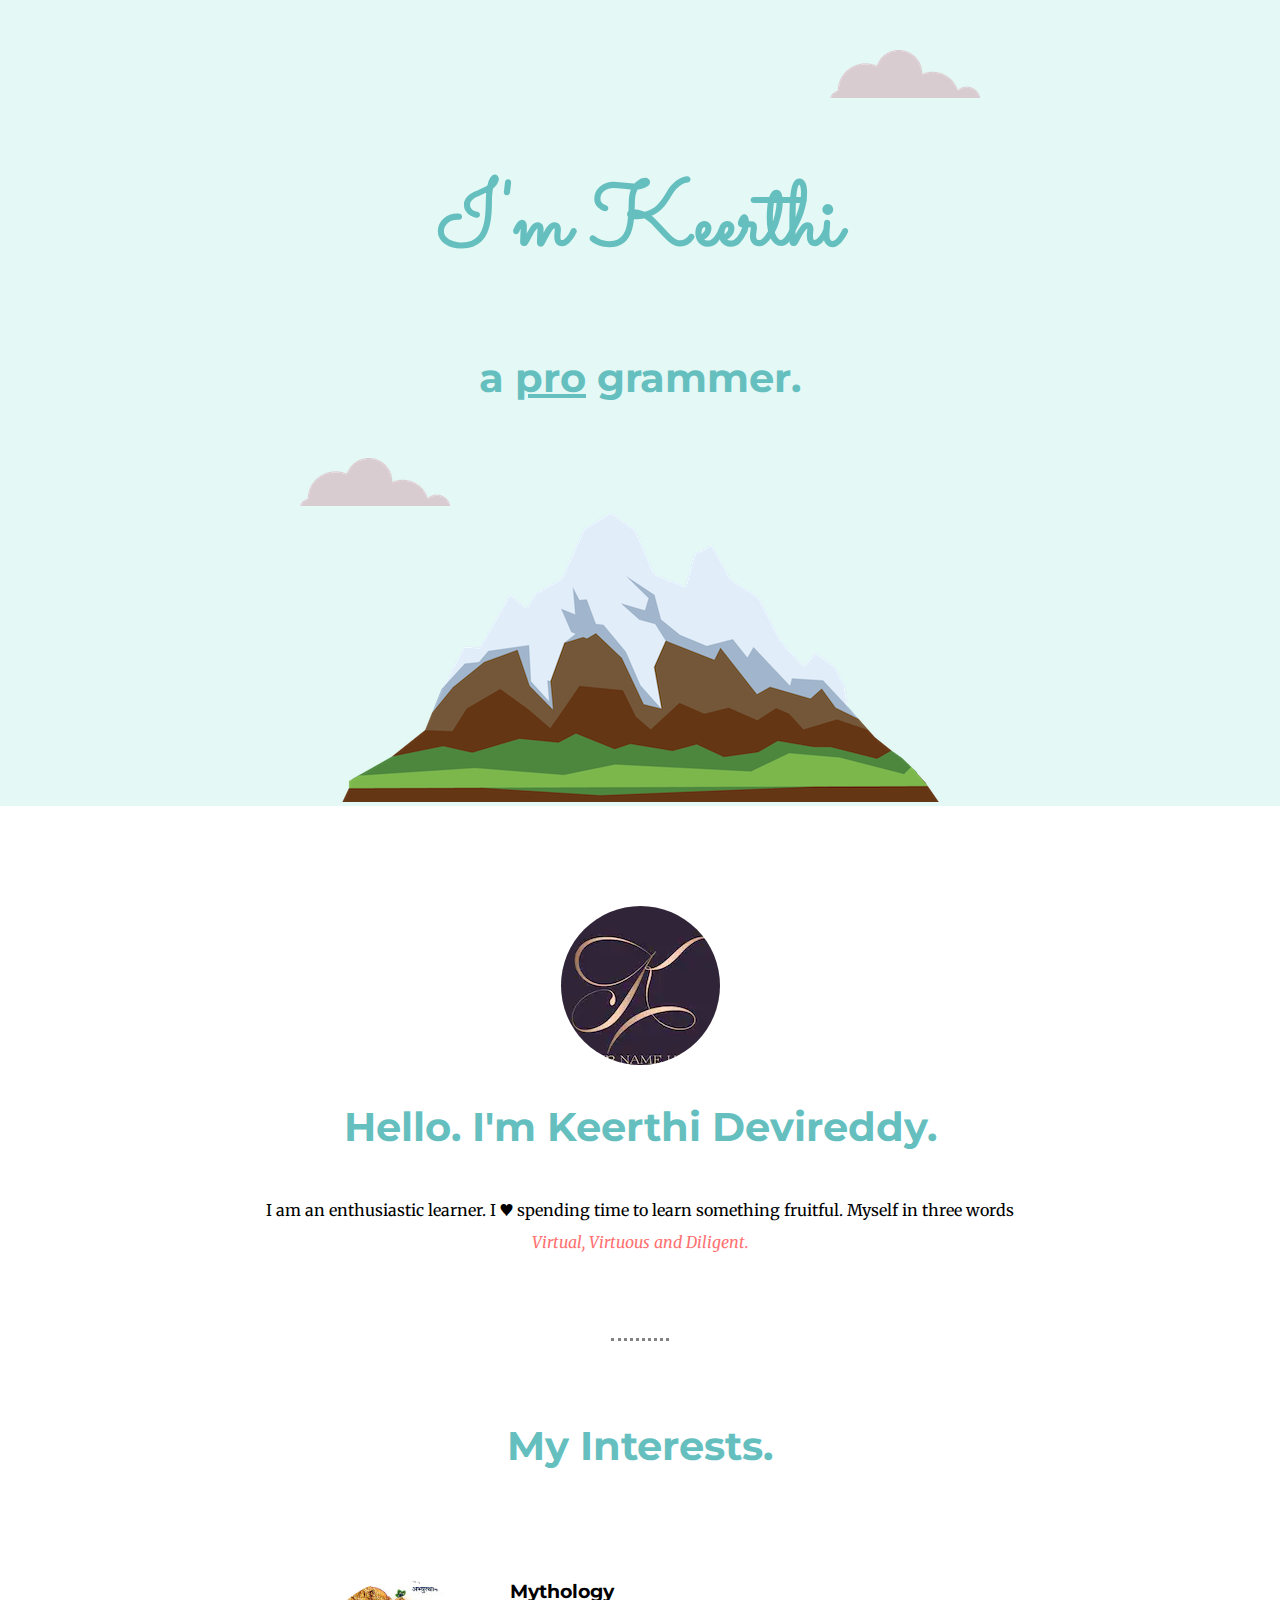
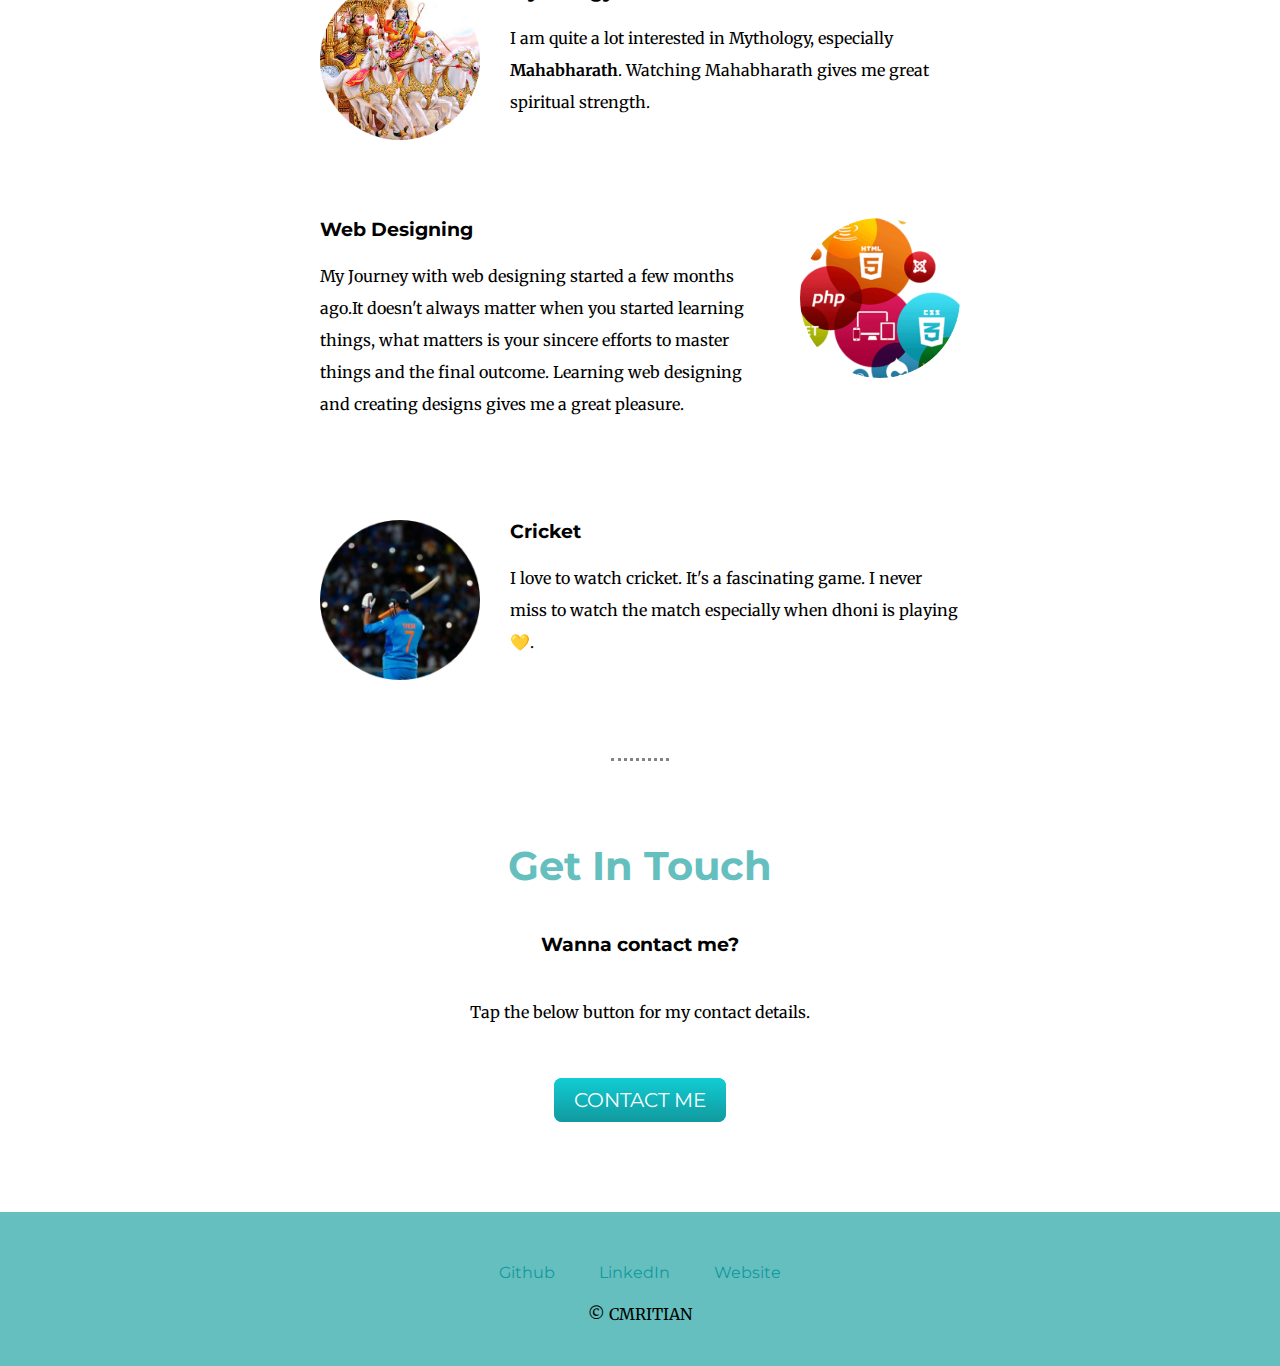
<file: CSS-My Site/index.html>
<!DOCTYPE html>
<html lang="en" dir="ltr">

<head>
  <meta charset="utf-8">
  <title>Keerthi Devireddy</title>
  <link rel="stylesheet" href="css/styles.css">
  <link rel="icon" href="favicon.ico">
  <link rel="stylesheet" href="https://fonts.googleapis.com/css2?family=Merriweather&family=Montserrat&family=Sacramento&display=swap">
</head>

<body>
  <div class="top-container">
    <img  class="top-cloud" src="images/cloud.png" alt="cloud-image">
    <h1>I'm Keerthi</h1>
    <h2>a <span class="pro">pro</span> grammer. </h2>
    <img class="bottom-cloud" src="images/cloud.png" alt="cloud-image">
    <img  src="images/mountain.png" alt="mountain-image">
  </div>


  <div class="middle-container">
    <div class="profile">
      <img src="images/Myprofile.png" alt="My Profile">
      <h2>Hello. I'm Keerthi Devireddy.</h2>
      <p class="intro"> I am an enthusiastic learner. I &#9829; spending time to learn something fruitful. Myself in three words <span class="myself">Virtual, Virtuous and Diligent.</span> </p>
    </div>
    <hr>
    <div class="Interests">
      <h2>My Interests.</h2>
      <div class="interest-row">
        <img class="Mahabharath-img" src="images/Mahabharath.png" alt="Pic related to Mahabharath">
        <h3>Mythology</h3>
        <p>I am quite a lot interested in Mythology, especially <b>Mahabharath</b>. Watching Mahabharath gives me great spiritual strength.</p>
      </div>
      <div class="interest-row">
        <img class="web-img" src="images/web.png" alt="Picture of Web Designing">
        <h3>Web Designing</h3>
        <p>My Journey with web designing started a few months ago.It doesn't always matter when you started learning things, what matters is your sincere efforts to master things and the final outcome. Learning web designing and creating designs gives me a great pleasure. </p>
      </div>
      <div class="interest-row">
        <img class="Mahabharath-img" src="images\cricket.png" alt="cricket">
        <h3>Cricket</h3>
        <p>I love to watch cricket. It's a fascinating game. I never miss to watch the match especially when dhoni is playing 💛.</p>
      </div>
    </div>
    <hr>
    <div class="contact-me">
      <h2>Get In Touch</h2>
      <h3>Wanna contact me?</h3>
      <p class="contact-message">Tap the below button for my contact details.</p>
      <a class="btn" href="contact.html">CONTACT ME</a>
    </div>
  </div>


  <div class="bottom-container">
    <a class="footer-link" href="https://github.com/keerthi77771">Github</a>
    <a class="footer-link" href="https://www.linkedin.com/in/keerthi-devireddy-3110bb192">LinkedIn</a>
    <a class="footer-link" href="https://keerthi77771.github.io/Keerthi-CV/HTML%20Personal%20site">Website</a>
    <p>© CMRITIAN</p>
  </div>
</body>

</html>
</file>
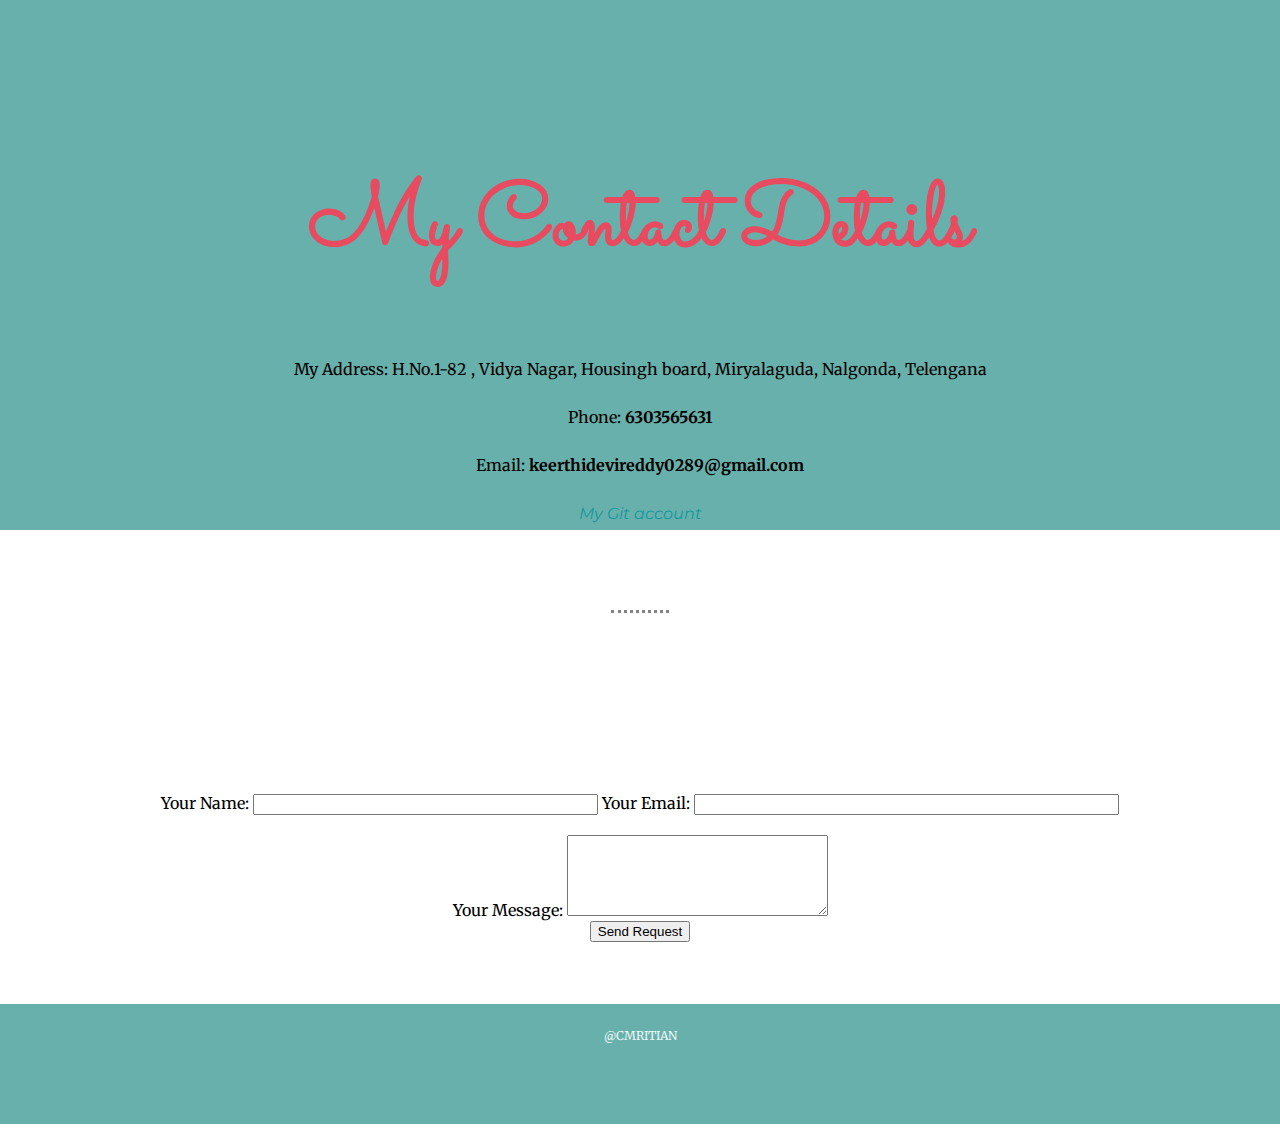
<file: CSS-My Site/contact.html>
<!DOCTYPE html>
<html lang="en" dir="ltr">
  <head>
    <meta charset="utf-8">
    <title>Contact Me</title>
    <link rel="stylesheet" href="css/styles.css">
    <link rel="stylesheet" href="https://fonts.googleapis.com/css2?family=Merriweather&family=Montserrat&family=Sacramento&display=swap">
    <div class="contact-top">
   <h1 style="color:#e84a5f;"> My Contact Details</h1>
    <p class="intro">My Address: H.No.1-82 , Vidya Nagar, Housingh board, Miryalaguda, Nalgonda, Telengana  </p>
    <p>Phone: <b>6303565631</b></p>
    <p>Email: <b>keerthidevireddy0289@gmail.com</b></p>
    <p><i> <a href="https://github.com/keerthi77771/tech">My Git account</a> </i></p>
    </div>
<hr>
         <div class="contact-middle">

       <form action="mailto:keerthidevireddy0289gmail.com" method="post" enctype="text/plain" name="EmailTestForm">
      <label>Your Name:</label>
      <input type="text" size="40" name="your Name" value="">
      <label>Your Email:</label>
      <input type="email" size="50" name="your Email" value=""> <br>
    <br>  <label>Your Message:</label>
      <textarea name="your Message" rows="5" cols="30"></textarea> <br>
      <input class:"btn" type="submit"  name="" value="Send Request">
    <br>
    </form>
    </div>
    <div>
    <p style ="background-color:#68b0ab; width: auto; height: 80px; text-align:center" class="copyright" >@CMRITIAN</p>
  </div>
  </head>
  <body>

  </body>
</html>
</file>
<file: CSS-My Site/css/styles.css>
body {
  color: #4O514E;
  margin: 0;
  text-align: center;
  font-family: 'Merriweather',serif;
  font-size:
}
p
{
    line-height:2;
}

h1 {
  color: #66BFBF;
  margin-top: 0 auto;
  font-size: 5.635rem;
  font-family: 'Sacramento', cursive;
}
h2
{
    color: #66BFBF;
  font-family: 'Montserrat' ,sans-serif;
  font-size: 2.5rem;
   font-weight:nromal;
   padding-bottom:10px;
  }

h3
{
    color: #1199E;
    font-family: 'Montserrat' ,sans-serif;
}
hr{
  border: dotted #838383;
  border-bottom: none;
  width: 4%;
  margin: 80px auto;
}
a
{
  color: #11999E;
    font-family: 'Montserrat' ,sans-serif;
    margin: 10px 20px;
    text-decoration: none;
}
a:hover{
  color: #EAF6F6;
}
.myself{
  font-style: italic;
  color: #fe7171


}
.pro
{
  text-decoration: underline;
}
.top-container {
  background-color: #E4F9F5;
  position: relative;
  padding-top: 100px;
}

.middle-container {
margin: 100px 0 ;
}



.bottom-container {
  background-color: #66BFBF;

  padding: 50px 0 20px;
}
.interest-row{

  width:50%;
  margin: 100px auto 100px auto;
  text-align: left;

}
.Mahabharath-img{
  width: 25%;
  float: left;
  margin-right: 30px;
}
.web-img{
  width: 25%;
  float: right;
  margin-left: 30px;

}
.top-cloud {
  position: absolute;
  right: 300px;
  top: 50px;
}

.bottom-cloud {
  position: absolute;
  left: 300px;
  bottom: 300px;
}
.intro{
  width:60%;
  margin:auto;
}
.contact-message{
  width=40%;
  margin: 40px auto 60px;
}
.btn {
  background: #11cdd4;
  background-image: -webkit-linear-gradient(top, #11cdd4, #11999e);
  background-image: -moz-linear-gradient(top, #11cdd4, #11999e);
  background-image: -ms-linear-gradient(top, #11cdd4, #11999e);
  background-image: -o-linear-gradient(top, #11cdd4, #11999e);
  background-image: linear-gradient(to bottom, #11cdd4, #11999e);
  -webkit-border-radius: 8;
  -moz-border-radius: 8;
  border-radius: 8px;
  font-family: 'Montserrat' sans-serif;
  color: #ffffff;
  font-size: 20px;
  padding: 10px 20px 10px 20px;
  text-decoration: none;
}

.btn:hover {
  background: #30e3cb;
  background-image: -webkit-linear-gradient(top, #30e3cb, #2bc4ad);
  background-image: -moz-linear-gradient(top, #30e3cb, #2bc4ad);
  background-image: -ms-linear-gradient(top, #30e3cb, #2bc4ad);
  background-image: -o-linear-gradient(top, #30e3cb, #2bc4ad);
  background-image: linear-gradient(to bottom, #30e3cb, #2bc4ad);
  text-decoration: none;
}
.copyright
{
  color: #EAF6F6;
  font-size:0.75rem;
  padding: 20px 0;
}
.copyright:hover{
  color: #30e3cb;
  background-color: #68b0ab;
}
.contact-top{
  background-color:#68b0ab;
  position: relative;
  padding-top: 100px;

}
.contact-middle{
  position: relative;
  padding-top: 100px;
  padding-bottom: 50px;

}
</file>
